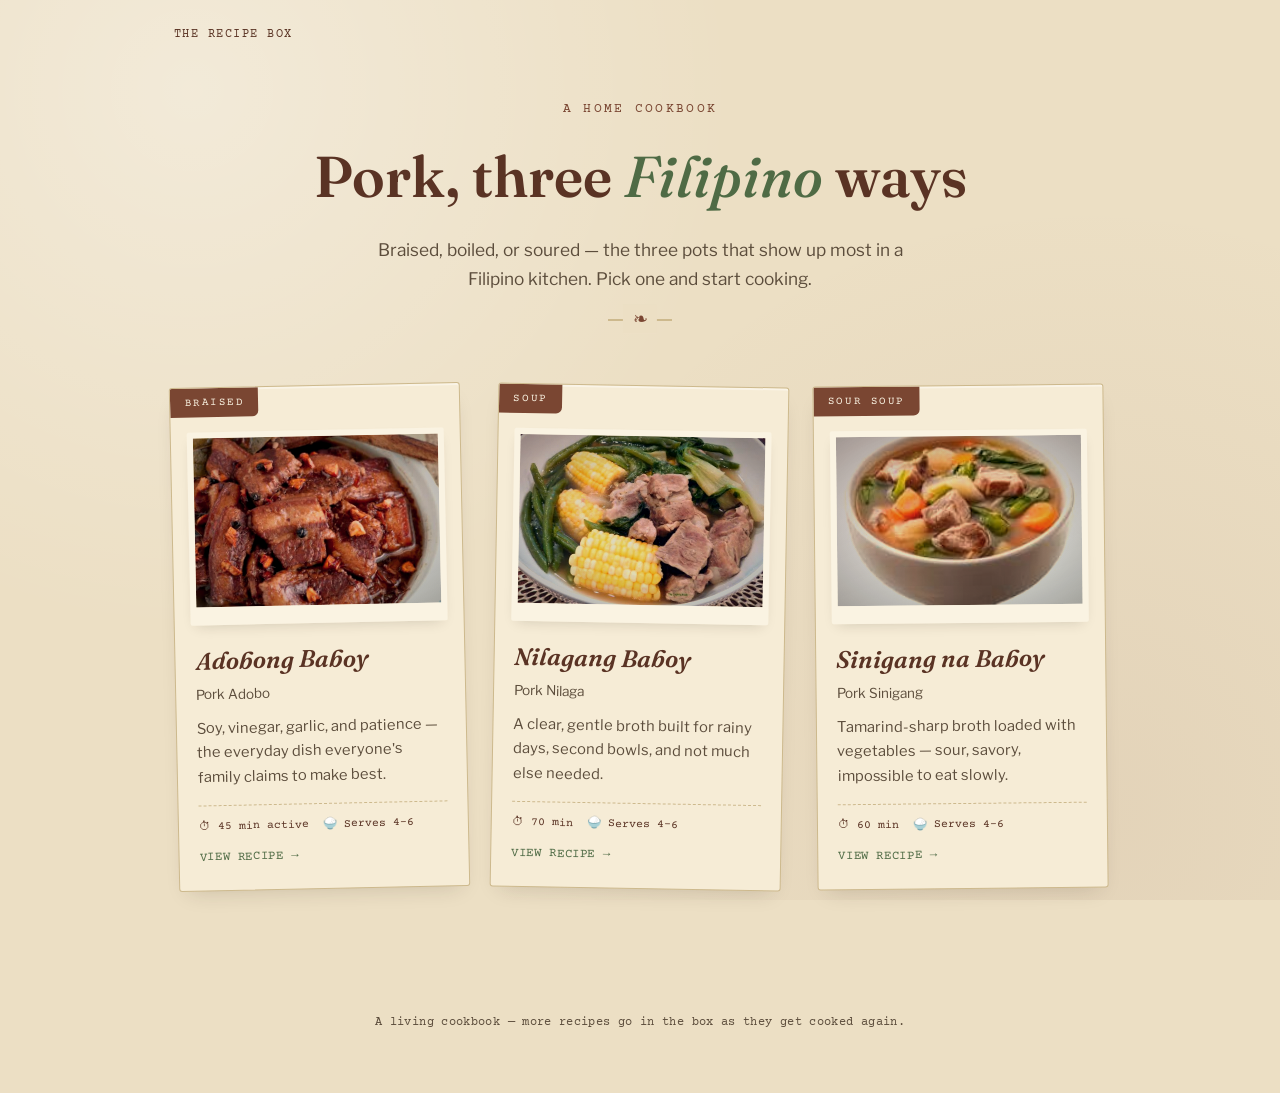
<file: index.html>
<!DOCTYPE html>
<html lang="en">
<head>
    <meta charset="UTF-8">
    <meta name="viewport" content="width=device-width, initial-scale=1.0">
    <title>The Recipe Box — Filipino Pork Recipes</title>
    <meta name="description" content="A small home cookbook of Filipino pork dishes: adobo, nilaga, and sinigang.">
    <link rel="stylesheet" href="style.css">
</head>
<body>
    <nav class="site-nav">
        <a class="mark" href="index.html">The Recipe Box</a>
    </nav>

    <header class="hero">
        <span class="eyebrow">A Home Cookbook</span>
        <h1>Pork, three <em>Filipino</em> ways</h1>
        <p class="lede">Braised, boiled, or soured — the three pots that show up most in a Filipino kitchen. Pick one and start cooking.</p>
        <div class="divider"></div>
    </header>

    <main>
        <div class="recipe-box">
            <a href="adobo.html" class="recipe-card">
                <span class="tab">Braised</span>
                <div class="thumb"><img src="adobo.jpeg" alt="A pot of glossy pork adobo simmering in dark soy-vinegar sauce"></div>
                <div class="card-body">
                    <h2>Adobong Baboy</h2>
                    <p class="subtitle">Pork Adobo</p>
                    <p class="teaser">Soy, vinegar, garlic, and patience — the everyday dish everyone's family claims to make best.</p>
                    <div class="meta">
                        <span>⏱ 45 min active</span>
                        <span>🍚 Serves 4–6</span>
                    </div>
                    <span class="go">View recipe</span>
                </div>
            </a>

            <a href="nilaga.html" class="recipe-card">
                <span class="tab">Soup</span>
                <div class="thumb"><img src="nilaga.jpeg" alt="A bowl of clear pork nilaga soup with cabbage and potatoes"></div>
                <div class="card-body">
                    <h2>Nilagang Baboy</h2>
                    <p class="subtitle">Pork Nilaga</p>
                    <p class="teaser">A clear, gentle broth built for rainy days, second bowls, and not much else needed.</p>
                    <div class="meta">
                        <span>⏱ 70 min</span>
                        <span>🍚 Serves 4–6</span>
                    </div>
                    <span class="go">View recipe</span>
                </div>
            </a>

            <a href="sinigang.html" class="recipe-card">
                <span class="tab">Sour Soup</span>
                <div class="thumb"><img src="sinigang.jpeg" alt="A pot of pork sinigang with radish, okra, and green vegetables in tamarind broth"></div>
                <div class="card-body">
                    <h2>Sinigang na Baboy</h2>
                    <p class="subtitle">Pork Sinigang</p>
                    <p class="teaser">Tamarind-sharp broth loaded with vegetables — sour, savory, impossible to eat slowly.</p>
                    <div class="meta">
                        <span>⏱ 60 min</span>
                        <span>🍚 Serves 4–6</span>
                    </div>
                    <span class="go">View recipe</span>
                </div>
            </a>
        </div>
    </main>

    <footer class="site-footer">
        <p>A living cookbook — more recipes go in the box as they get cooked again.</p>
    </footer>
</body>
</html>
</file>
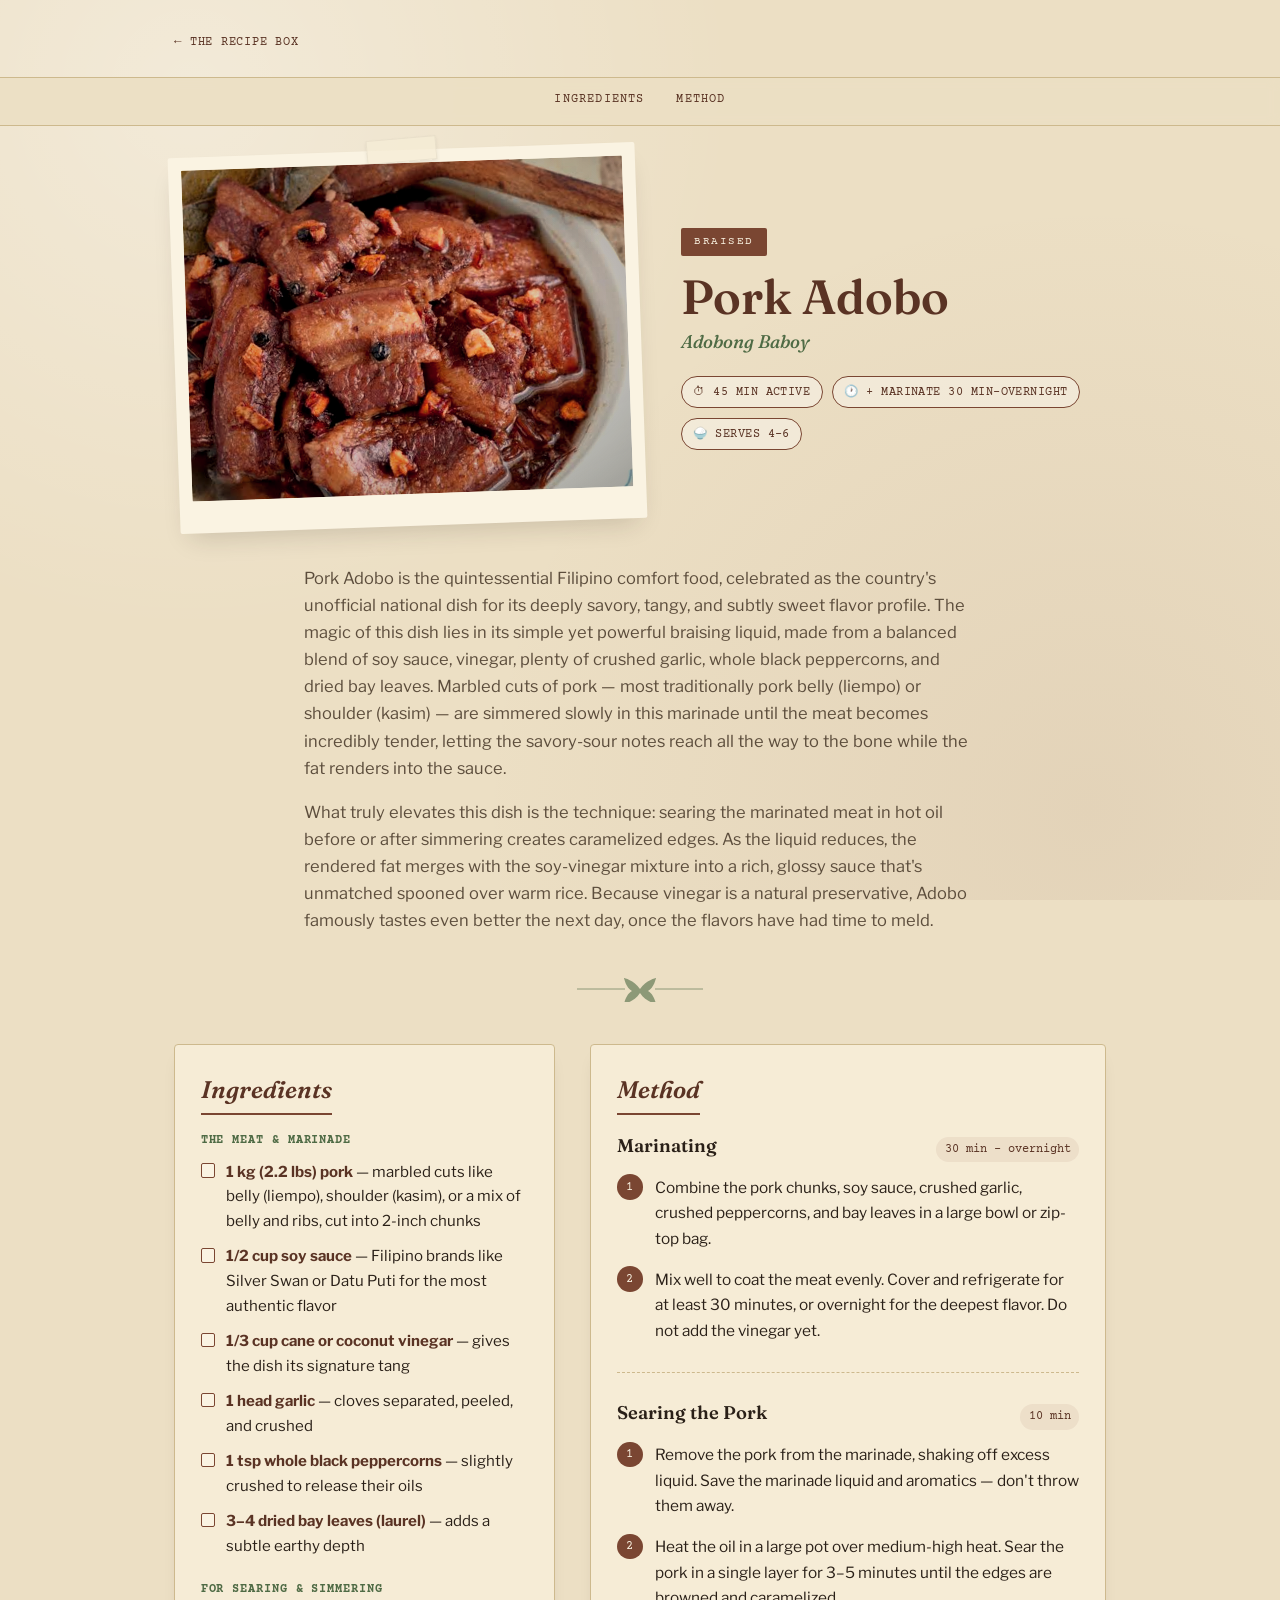
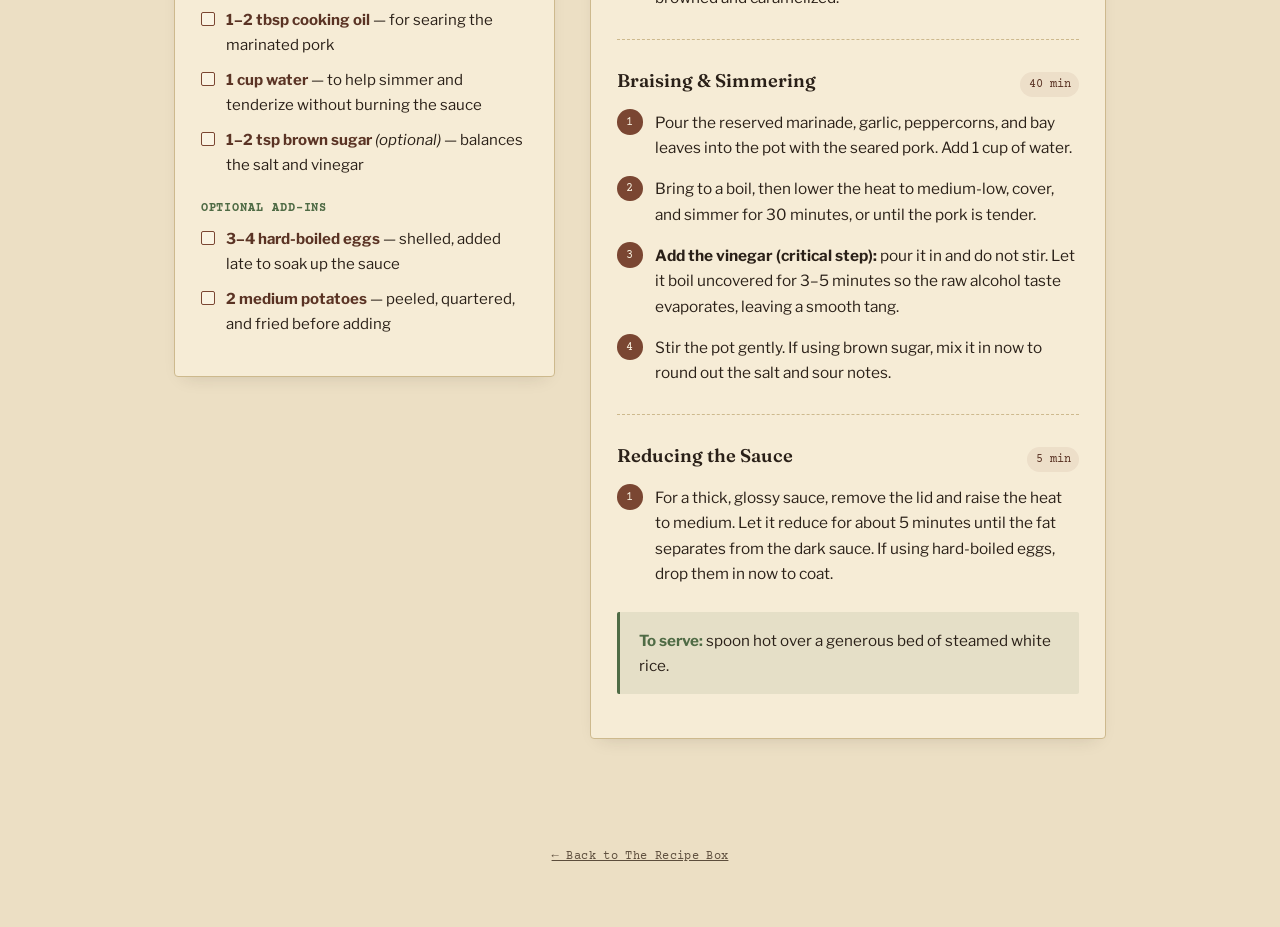
<file: adobo (1).html>
<!DOCTYPE html>
<html lang="en">
<head>
    <meta charset="UTF-8">
    <meta name="viewport" content="width=device-width, initial-scale=1.0">
    <title>Pork Adobo — The Recipe Box</title>
    <meta name="description" content="A step-by-step recipe for Filipino pork adobo, braised in soy sauce, vinegar, and garlic.">
    <link rel="stylesheet" href="style.css">
</head>
<body>
    <nav class="site-nav">
        <a class="back-link" href="index.html">← The Recipe Box</a>
    </nav>
    <nav class="quick-nav" aria-label="Jump to section">
        <a href="#ingredients">Ingredients</a>
        <a href="#method">Method</a>
    </nav>

    <section class="recipe-hero">
        <div class="polaroid">
            <div class="tape"></div>
            <div class="photo">
                <img src="adobo.jpeg" alt="A pot of glossy pork adobo simmering in dark soy-vinegar sauce">
            </div>
        </div>
        <div class="intro">
            <span class="tab">Braised</span>
            <h1>Pork Adobo</h1>
            <p class="native-name">Adobong Baboy</p>
            <div class="stamp-row">
                <span class="stamp">⏱ 45 min active</span>
                <span class="stamp">🕐 + marinate 30 min–overnight</span>
                <span class="stamp">🍚 Serves 4–6</span>
            </div>
        </div>
    </section>

    <section class="description">
        <p>Pork Adobo is the quintessential Filipino comfort food, celebrated as the country's unofficial national dish for its deeply savory, tangy, and subtly sweet flavor profile. The magic of this dish lies in its simple yet powerful braising liquid, made from a balanced blend of soy sauce, vinegar, plenty of crushed garlic, whole black peppercorns, and dried bay leaves. Marbled cuts of pork — most traditionally pork belly (liempo) or shoulder (kasim) — are simmered slowly in this marinade until the meat becomes incredibly tender, letting the savory-sour notes reach all the way to the bone while the fat renders into the sauce.</p>
        <p>What truly elevates this dish is the technique: searing the marinated meat in hot oil before or after simmering creates caramelized edges. As the liquid reduces, the rendered fat merges with the soy-vinegar mixture into a rich, glossy sauce that's unmatched spooned over warm rice. Because vinegar is a natural preservative, Adobo famously tastes even better the next day, once the flavors have had time to meld.</p>
    </section>

    <div class="leaf-divider" aria-hidden="true">
        <svg viewBox="0 0 130 26" fill="none" xmlns="http://www.w3.org/2000/svg">
            <path d="M2 13 H50" stroke="currentColor" stroke-width="1"/>
            <path d="M80 13 H128" stroke="currentColor" stroke-width="1"/>
            <path d="M65 13c-6-9-16-11-16-11s2 10 8 13c-6 3-8 13-8 13s10-2 16-11c6 9 16 11 16 11s-2-10-8-13c6-3 8-13 8-13s-10 2-16 11z" fill="currentColor"/>
        </svg>
    </div>

    <section class="recipe-body">
        <div class="panel ingredients" id="ingredients">
            <h2>Ingredients</h2>

            <div class="ing-group">
                <h3>The Meat &amp; Marinade</h3>
                <ul>
                    <li><b>1 kg (2.2 lbs) pork</b> — marbled cuts like belly (liempo), shoulder (kasim), or a mix of belly and ribs, cut into 2-inch chunks</li>
                    <li><b>1/2 cup soy sauce</b> — Filipino brands like Silver Swan or Datu Puti for the most authentic flavor</li>
                    <li><b>1/3 cup cane or coconut vinegar</b> — gives the dish its signature tang</li>
                    <li><b>1 head garlic</b> — cloves separated, peeled, and crushed</li>
                    <li><b>1 tsp whole black peppercorns</b> — slightly crushed to release their oils</li>
                    <li><b>3–4 dried bay leaves (laurel)</b> — adds a subtle earthy depth</li>
                </ul>
            </div>

            <div class="ing-group">
                <h3>For Searing &amp; Simmering</h3>
                <ul>
                    <li><b>1–2 tbsp cooking oil</b> — for searing the marinated pork</li>
                    <li><b>1 cup water</b> — to help simmer and tenderize without burning the sauce</li>
                    <li><b>1–2 tsp brown sugar</b> <i>(optional)</i> — balances the salt and vinegar</li>
                </ul>
            </div>

            <div class="ing-group">
                <h3>Optional Add-ins</h3>
                <ul>
                    <li><b>3–4 hard-boiled eggs</b> — shelled, added late to soak up the sauce</li>
                    <li><b>2 medium potatoes</b> — peeled, quartered, and fried before adding</li>
                </ul>
            </div>
        </div>

        <div class="panel steps" id="method">
            <h2>Method</h2>

            <div class="phase">
                <div class="phase-head">
                    <h3>Marinating</h3>
                    <span class="time">30 min – overnight</span>
                </div>
                <ol>
                    <li>Combine the pork chunks, soy sauce, crushed garlic, crushed peppercorns, and bay leaves in a large bowl or zip-top bag.</li>
                    <li>Mix well to coat the meat evenly. Cover and refrigerate for at least 30 minutes, or overnight for the deepest flavor. Do not add the vinegar yet.</li>
                </ol>
            </div>

            <div class="phase">
                <div class="phase-head">
                    <h3>Searing the Pork</h3>
                    <span class="time">10 min</span>
                </div>
                <ol>
                    <li>Remove the pork from the marinade, shaking off excess liquid. Save the marinade liquid and aromatics — don't throw them away.</li>
                    <li>Heat the oil in a large pot over medium-high heat. Sear the pork in a single layer for 3–5 minutes until the edges are browned and caramelized.</li>
                </ol>
            </div>

            <div class="phase">
                <div class="phase-head">
                    <h3>Braising &amp; Simmering</h3>
                    <span class="time">40 min</span>
                </div>
                <ol>
                    <li>Pour the reserved marinade, garlic, peppercorns, and bay leaves into the pot with the seared pork. Add 1 cup of water.</li>
                    <li>Bring to a boil, then lower the heat to medium-low, cover, and simmer for 30 minutes, or until the pork is tender.</li>
                    <li><b>Add the vinegar (critical step):</b> pour it in and do not stir. Let it boil uncovered for 3–5 minutes so the raw alcohol taste evaporates, leaving a smooth tang.</li>
                    <li>Stir the pot gently. If using brown sugar, mix it in now to round out the salt and sour notes.</li>
                </ol>
            </div>

            <div class="phase">
                <div class="phase-head">
                    <h3>Reducing the Sauce</h3>
                    <span class="time">5 min</span>
                </div>
                <ol>
                    <li>For a thick, glossy sauce, remove the lid and raise the heat to medium. Let it reduce for about 5 minutes until the fat separates from the dark sauce. If using hard-boiled eggs, drop them in now to coat.</li>
                </ol>
            </div>

            <p class="serve-note"><b>To serve:</b> spoon hot over a generous bed of steamed white rice.</p>
        </div>
    </section>

    <footer class="site-footer">
        <p><a href="index.html">← Back to The Recipe Box</a></p>
    </footer>
</body>
</html>
</file>
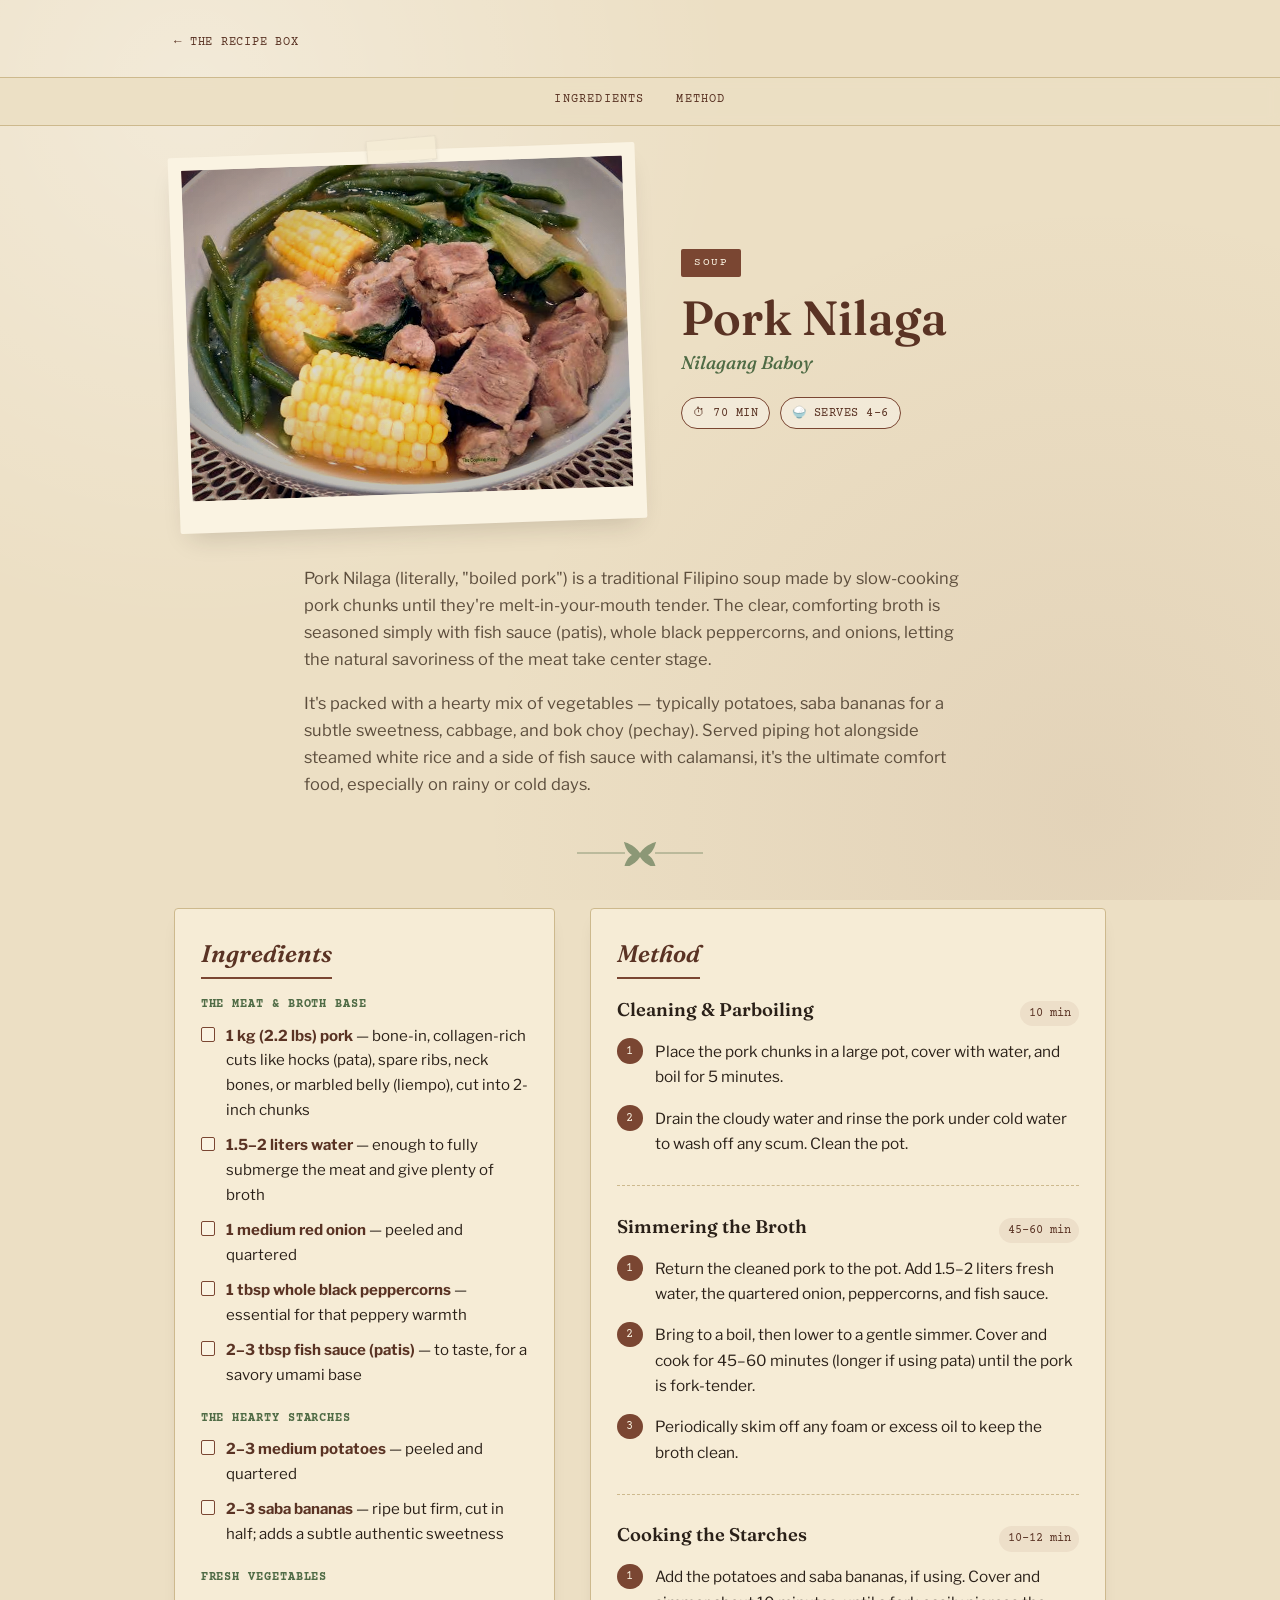
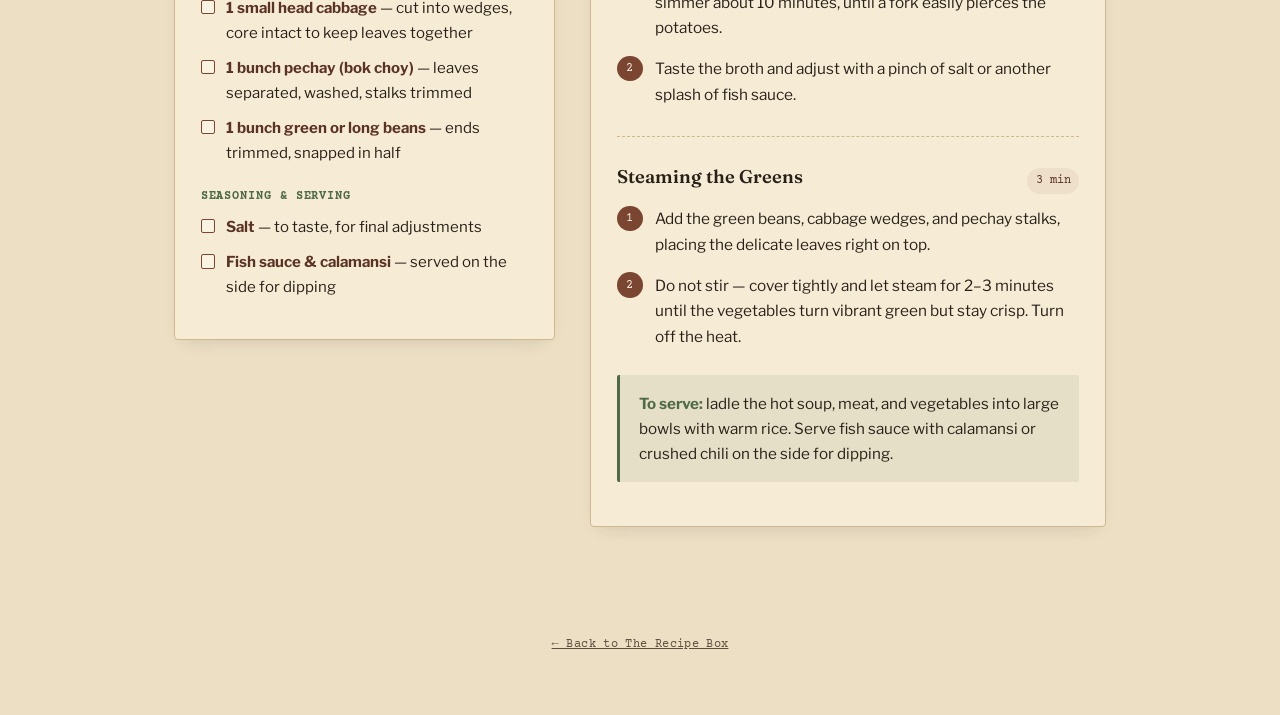
<file: nilaga (1).html>
<!DOCTYPE html>
<html lang="en">
<head>
    <meta charset="UTF-8">
    <meta name="viewport" content="width=device-width, initial-scale=1.0">
    <title>Pork Nilaga — The Recipe Box</title>
    <meta name="description" content="A step-by-step recipe for Filipino pork nilaga, a clear comforting soup with vegetables.">
    <link rel="stylesheet" href="style.css">
</head>
<body>
    <nav class="site-nav">
        <a class="back-link" href="index.html">← The Recipe Box</a>
    </nav>
    <nav class="quick-nav" aria-label="Jump to section">
        <a href="#ingredients">Ingredients</a>
        <a href="#method">Method</a>
    </nav>

    <section class="recipe-hero">
        <div class="polaroid">
            <div class="tape"></div>
            <div class="photo">
                <img src="nilaga.jpeg" alt="A bowl of clear pork nilaga soup with cabbage and potatoes">
            </div>
        </div>
        <div class="intro">
            <span class="tab">Soup</span>
            <h1>Pork Nilaga</h1>
            <p class="native-name">Nilagang Baboy</p>
            <div class="stamp-row">
                <span class="stamp">⏱ 70 min</span>
                <span class="stamp">🍚 Serves 4–6</span>
            </div>
        </div>
    </section>

    <section class="description">
        <p>Pork Nilaga (literally, "boiled pork") is a traditional Filipino soup made by slow-cooking pork chunks until they're melt-in-your-mouth tender. The clear, comforting broth is seasoned simply with fish sauce (patis), whole black peppercorns, and onions, letting the natural savoriness of the meat take center stage.</p>
        <p>It's packed with a hearty mix of vegetables — typically potatoes, saba bananas for a subtle sweetness, cabbage, and bok choy (pechay). Served piping hot alongside steamed white rice and a side of fish sauce with calamansi, it's the ultimate comfort food, especially on rainy or cold days.</p>
    </section>

    <div class="leaf-divider" aria-hidden="true">
        <svg viewBox="0 0 130 26" fill="none" xmlns="http://www.w3.org/2000/svg">
            <path d="M2 13 H50" stroke="currentColor" stroke-width="1"/>
            <path d="M80 13 H128" stroke="currentColor" stroke-width="1"/>
            <path d="M65 13c-6-9-16-11-16-11s2 10 8 13c-6 3-8 13-8 13s10-2 16-11c6 9 16 11 16 11s-2-10-8-13c6-3 8-13 8-13s-10 2-16 11z" fill="currentColor"/>
        </svg>
    </div>

    <section class="recipe-body">
        <div class="panel ingredients" id="ingredients">
            <h2>Ingredients</h2>

            <div class="ing-group">
                <h3>The Meat &amp; Broth Base</h3>
                <ul>
                    <li><b>1 kg (2.2 lbs) pork</b> — bone-in, collagen-rich cuts like hocks (pata), spare ribs, neck bones, or marbled belly (liempo), cut into 2-inch chunks</li>
                    <li><b>1.5–2 liters water</b> — enough to fully submerge the meat and give plenty of broth</li>
                    <li><b>1 medium red onion</b> — peeled and quartered</li>
                    <li><b>1 tbsp whole black peppercorns</b> — essential for that peppery warmth</li>
                    <li><b>2–3 tbsp fish sauce (patis)</b> — to taste, for a savory umami base</li>
                </ul>
            </div>

            <div class="ing-group">
                <h3>The Hearty Starches</h3>
                <ul>
                    <li><b>2–3 medium potatoes</b> — peeled and quartered</li>
                    <li><b>2–3 saba bananas</b> — ripe but firm, cut in half; adds a subtle authentic sweetness</li>
                </ul>
            </div>

            <div class="ing-group">
                <h3>Fresh Vegetables</h3>
                <ul>
                    <li><b>1 small head cabbage</b> — cut into wedges, core intact to keep leaves together</li>
                    <li><b>1 bunch pechay (bok choy)</b> — leaves separated, washed, stalks trimmed</li>
                    <li><b>1 bunch green or long beans</b> — ends trimmed, snapped in half</li>
                </ul>
            </div>

            <div class="ing-group">
                <h3>Seasoning &amp; Serving</h3>
                <ul>
                    <li><b>Salt</b> — to taste, for final adjustments</li>
                    <li><b>Fish sauce &amp; calamansi</b> — served on the side for dipping</li>
                </ul>
            </div>
        </div>

        <div class="panel steps" id="method">
            <h2>Method</h2>

            <div class="phase">
                <div class="phase-head">
                    <h3>Cleaning &amp; Parboiling</h3>
                    <span class="time">10 min</span>
                </div>
                <ol>
                    <li>Place the pork chunks in a large pot, cover with water, and boil for 5 minutes.</li>
                    <li>Drain the cloudy water and rinse the pork under cold water to wash off any scum. Clean the pot.</li>
                </ol>
            </div>

            <div class="phase">
                <div class="phase-head">
                    <h3>Simmering the Broth</h3>
                    <span class="time">45–60 min</span>
                </div>
                <ol>
                    <li>Return the cleaned pork to the pot. Add 1.5–2 liters fresh water, the quartered onion, peppercorns, and fish sauce.</li>
                    <li>Bring to a boil, then lower to a gentle simmer. Cover and cook for 45–60 minutes (longer if using pata) until the pork is fork-tender.</li>
                    <li>Periodically skim off any foam or excess oil to keep the broth clean.</li>
                </ol>
            </div>

            <div class="phase">
                <div class="phase-head">
                    <h3>Cooking the Starches</h3>
                    <span class="time">10–12 min</span>
                </div>
                <ol>
                    <li>Add the potatoes and saba bananas, if using. Cover and simmer about 10 minutes, until a fork easily pierces the potatoes.</li>
                    <li>Taste the broth and adjust with a pinch of salt or another splash of fish sauce.</li>
                </ol>
            </div>

            <div class="phase">
                <div class="phase-head">
                    <h3>Steaming the Greens</h3>
                    <span class="time">3 min</span>
                </div>
                <ol>
                    <li>Add the green beans, cabbage wedges, and pechay stalks, placing the delicate leaves right on top.</li>
                    <li>Do not stir — cover tightly and let steam for 2–3 minutes until the vegetables turn vibrant green but stay crisp. Turn off the heat.</li>
                </ol>
            </div>

            <p class="serve-note"><b>To serve:</b> ladle the hot soup, meat, and vegetables into large bowls with warm rice. Serve fish sauce with calamansi or crushed chili on the side for dipping.</p>
        </div>
    </section>

    <footer class="site-footer">
        <p><a href="index.html">← Back to The Recipe Box</a></p>
    </footer>
</body>
</html>
</file>
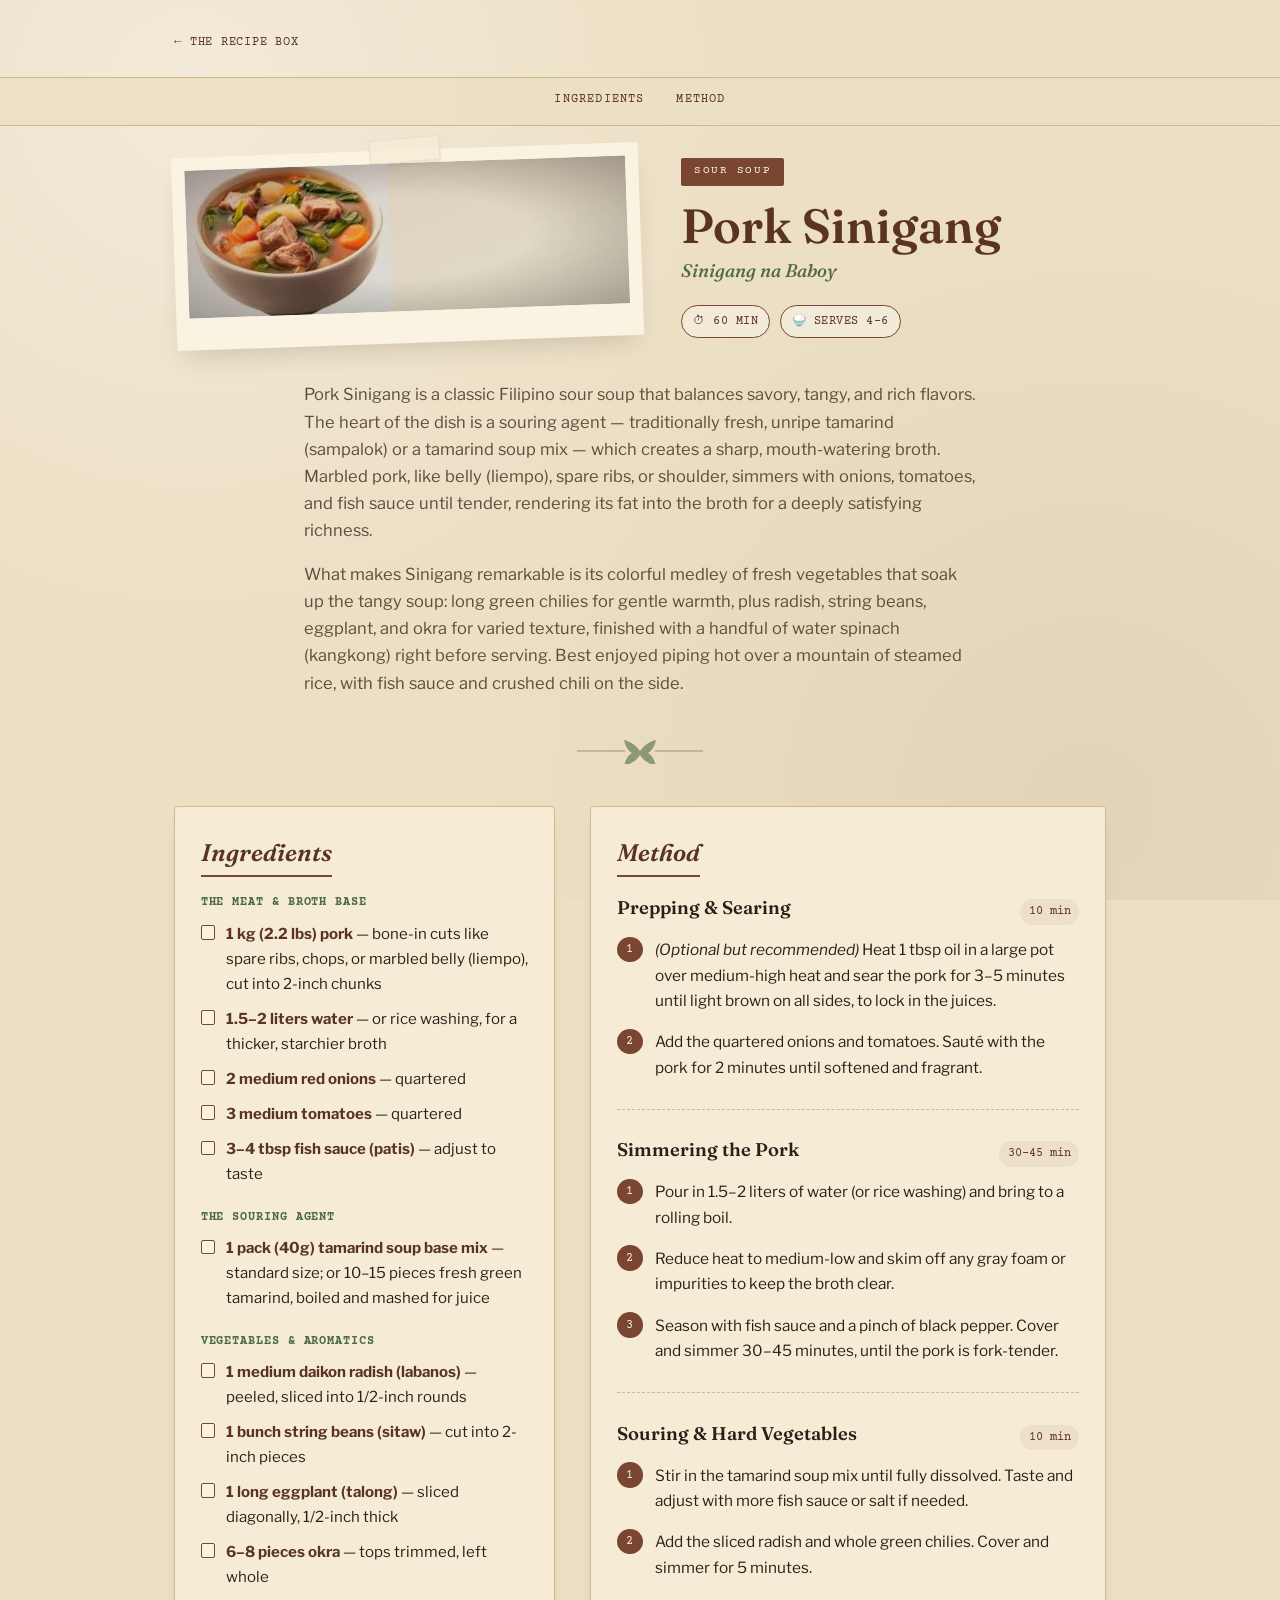
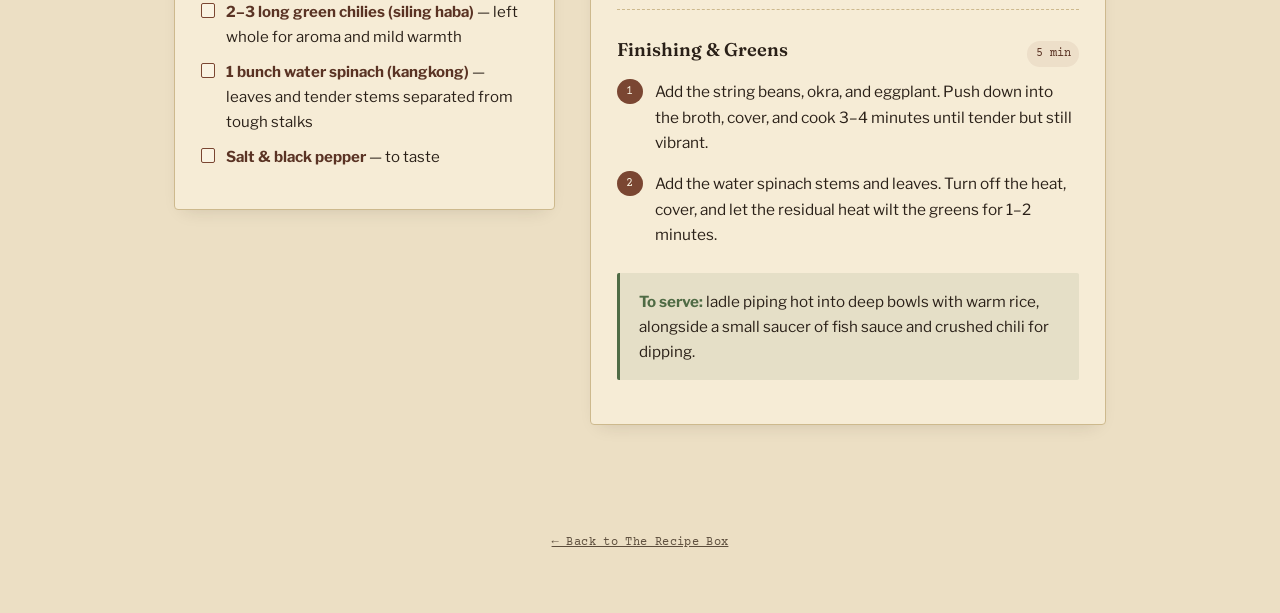
<file: sinigang (1).html>
<!DOCTYPE html>
<html lang="en">
<head>
    <meta charset="UTF-8">
    <meta name="viewport" content="width=device-width, initial-scale=1.0">
    <title>Pork Sinigang — The Recipe Box</title>
    <meta name="description" content="A step-by-step recipe for Filipino pork sinigang, a tamarind sour soup with vegetables.">
    <link rel="stylesheet" href="style.css">
</head>
<body>
    <nav class="site-nav">
        <a class="back-link" href="index.html">← The Recipe Box</a>
    </nav>
    <nav class="quick-nav" aria-label="Jump to section">
        <a href="#ingredients">Ingredients</a>
        <a href="#method">Method</a>
    </nav>

    <section class="recipe-hero">
        <div class="polaroid">
            <div class="tape"></div>
            <div class="photo">
                <img src="sinigang.jpeg" alt="A pot of pork sinigang with radish, okra, and green vegetables in tamarind broth">
            </div>
        </div>
        <div class="intro">
            <span class="tab">Sour Soup</span>
            <h1>Pork Sinigang</h1>
            <p class="native-name">Sinigang na Baboy</p>
            <div class="stamp-row">
                <span class="stamp">⏱ 60 min</span>
                <span class="stamp">🍚 Serves 4–6</span>
            </div>
        </div>
    </section>

    <section class="description">
        <p>Pork Sinigang is a classic Filipino sour soup that balances savory, tangy, and rich flavors. The heart of the dish is a souring agent — traditionally fresh, unripe tamarind (sampalok) or a tamarind soup mix — which creates a sharp, mouth-watering broth. Marbled pork, like belly (liempo), spare ribs, or shoulder, simmers with onions, tomatoes, and fish sauce until tender, rendering its fat into the broth for a deeply satisfying richness.</p>
        <p>What makes Sinigang remarkable is its colorful medley of fresh vegetables that soak up the tangy soup: long green chilies for gentle warmth, plus radish, string beans, eggplant, and okra for varied texture, finished with a handful of water spinach (kangkong) right before serving. Best enjoyed piping hot over a mountain of steamed rice, with fish sauce and crushed chili on the side.</p>
    </section>

    <div class="leaf-divider" aria-hidden="true">
        <svg viewBox="0 0 130 26" fill="none" xmlns="http://www.w3.org/2000/svg">
            <path d="M2 13 H50" stroke="currentColor" stroke-width="1"/>
            <path d="M80 13 H128" stroke="currentColor" stroke-width="1"/>
            <path d="M65 13c-6-9-16-11-16-11s2 10 8 13c-6 3-8 13-8 13s10-2 16-11c6 9 16 11 16 11s-2-10-8-13c6-3 8-13 8-13s-10 2-16 11z" fill="currentColor"/>
        </svg>
    </div>

    <section class="recipe-body">
        <div class="panel ingredients" id="ingredients">
            <h2>Ingredients</h2>

            <div class="ing-group">
                <h3>The Meat &amp; Broth Base</h3>
                <ul>
                    <li><b>1 kg (2.2 lbs) pork</b> — bone-in cuts like spare ribs, chops, or marbled belly (liempo), cut into 2-inch chunks</li>
                    <li><b>1.5–2 liters water</b> — or rice washing, for a thicker, starchier broth</li>
                    <li><b>2 medium red onions</b> — quartered</li>
                    <li><b>3 medium tomatoes</b> — quartered</li>
                    <li><b>3–4 tbsp fish sauce (patis)</b> — adjust to taste</li>
                </ul>
            </div>

            <div class="ing-group">
                <h3>The Souring Agent</h3>
                <ul>
                    <li><b>1 pack (40g) tamarind soup base mix</b> — standard size; or 10–15 pieces fresh green tamarind, boiled and mashed for juice</li>
                </ul>
            </div>

            <div class="ing-group">
                <h3>Vegetables &amp; Aromatics</h3>
                <ul>
                    <li><b>1 medium daikon radish (labanos)</b> — peeled, sliced into 1/2-inch rounds</li>
                    <li><b>1 bunch string beans (sitaw)</b> — cut into 2-inch pieces</li>
                    <li><b>1 long eggplant (talong)</b> — sliced diagonally, 1/2-inch thick</li>
                    <li><b>6–8 pieces okra</b> — tops trimmed, left whole</li>
                    <li><b>2–3 long green chilies (siling haba)</b> — left whole for aroma and mild warmth</li>
                    <li><b>1 bunch water spinach (kangkong)</b> — leaves and tender stems separated from tough stalks</li>
                    <li><b>Salt &amp; black pepper</b> — to taste</li>
                </ul>
            </div>
        </div>

        <div class="panel steps" id="method">
            <h2>Method</h2>

            <div class="phase">
                <div class="phase-head">
                    <h3>Prepping &amp; Searing</h3>
                    <span class="time">10 min</span>
                </div>
                <ol>
                    <li><i>(Optional but recommended)</i> Heat 1 tbsp oil in a large pot over medium-high heat and sear the pork for 3–5 minutes until light brown on all sides, to lock in the juices.</li>
                    <li>Add the quartered onions and tomatoes. Sauté with the pork for 2 minutes until softened and fragrant.</li>
                </ol>
            </div>

            <div class="phase">
                <div class="phase-head">
                    <h3>Simmering the Pork</h3>
                    <span class="time">30–45 min</span>
                </div>
                <ol>
                    <li>Pour in 1.5–2 liters of water (or rice washing) and bring to a rolling boil.</li>
                    <li>Reduce heat to medium-low and skim off any gray foam or impurities to keep the broth clear.</li>
                    <li>Season with fish sauce and a pinch of black pepper. Cover and simmer 30–45 minutes, until the pork is fork-tender.</li>
                </ol>
            </div>

            <div class="phase">
                <div class="phase-head">
                    <h3>Souring &amp; Hard Vegetables</h3>
                    <span class="time">10 min</span>
                </div>
                <ol>
                    <li>Stir in the tamarind soup mix until fully dissolved. Taste and adjust with more fish sauce or salt if needed.</li>
                    <li>Add the sliced radish and whole green chilies. Cover and simmer for 5 minutes.</li>
                </ol>
            </div>

            <div class="phase">
                <div class="phase-head">
                    <h3>Finishing &amp; Greens</h3>
                    <span class="time">5 min</span>
                </div>
                <ol>
                    <li>Add the string beans, okra, and eggplant. Push down into the broth, cover, and cook 3–4 minutes until tender but still vibrant.</li>
                    <li>Add the water spinach stems and leaves. Turn off the heat, cover, and let the residual heat wilt the greens for 1–2 minutes.</li>
                </ol>
            </div>

            <p class="serve-note"><b>To serve:</b> ladle piping hot into deep bowls with warm rice, alongside a small saucer of fish sauce and crushed chili for dipping.</p>
        </div>
    </section>

    <footer class="site-footer">
        <p><a href="index.html">← Back to The Recipe Box</a></p>
    </footer>
</body>
</html>
</file>
<file: style.css>
@import url('https://fonts.googleapis.com/css2?family=Fraunces:ital,opsz,wght@0,9..144,400;0,9..144,600;0,9..144,700;1,9..144,500;1,9..144,600&family=Libre+Franklin:wght@400;500;600;700&family=Courier+Prime:wght@400;700&display=swap');

/* ---------------------------------------------
   Tokens
--------------------------------------------- */
:root {
  --paper: #ecdfc4;
  --paper-light: #faf3e2;
  --paper-card: #f6ecd6;
  --ink: #2a2018;
  --ink-soft: #5c4d3c;
  --brown: #7a4632;
  --brown-dark: #5a3324;
  --green: #4f6b45;
  --red: #b23a2e;
  --line: #cdb98d;
  --shadow: rgba(42, 32, 24, 0.18);

  --font-display: 'Fraunces', serif;
  --font-body: 'Libre Franklin', sans-serif;
  --font-label: 'Courier Prime', monospace;
}

* {
  box-sizing: border-box;
}

html {
  scroll-behavior: smooth;
}

body {
  margin: 0;
  font-family: var(--font-body);
  color: var(--ink);
  background-color: var(--paper);
  background-image:
    radial-gradient(circle at 15% 10%, rgba(255,255,255,0.35), transparent 40%),
    radial-gradient(circle at 85% 90%, rgba(122,70,50,0.08), transparent 45%);
  background-attachment: fixed;
  line-height: 1.65;
}

a {
  color: inherit;
}

img {
  max-width: 100%;
  display: block;
}

/* ---------------------------------------------
   Top nav
--------------------------------------------- */
.site-nav {
  display: flex;
  align-items: center;
  justify-content: space-between;
  max-width: 980px;
  margin: 0 auto;
  padding: 1.5rem 1.5rem 0;
}

.site-nav .mark {
  font-family: var(--font-label);
  font-size: 0.78rem;
  letter-spacing: 0.12em;
  text-transform: uppercase;
  color: var(--brown-dark);
  text-decoration: none;
  border-bottom: 1px solid transparent;
}

.site-nav .mark:hover {
  border-bottom-color: var(--brown-dark);
}

.back-link {
  display: inline-flex;
  align-items: center;
  gap: 0.4rem;
  font-family: var(--font-label);
  font-size: 0.78rem;
  letter-spacing: 0.06em;
  text-transform: uppercase;
  text-decoration: none;
  color: var(--brown-dark);
  padding: 0.5rem 0;
}

.back-link:hover {
  text-decoration: underline;
}

.quick-nav {
  position: sticky;
  top: 0;
  z-index: 20;
  display: flex;
  justify-content: center;
  gap: 2rem;
  margin-top: 1rem;
  padding: 0.75rem 1rem;
  background: rgba(236, 223, 196, 0.9);
  backdrop-filter: blur(6px);
  -webkit-backdrop-filter: blur(6px);
  border-top: 1px solid var(--line);
  border-bottom: 1px solid var(--line);
}

.quick-nav a {
  font-family: var(--font-label);
  font-size: 0.74rem;
  letter-spacing: 0.1em;
  text-transform: uppercase;
  text-decoration: none;
  color: var(--brown-dark);
  padding-bottom: 3px;
  border-bottom: 1px solid transparent;
}

.quick-nav a:hover,
.quick-nav a:focus-visible {
  border-bottom-color: var(--brown-dark);
}

.leaf-divider {
  display: flex;
  justify-content: center;
  margin: 2.6rem auto 0;
  max-width: 980px;
  opacity: 0.6;
  color: var(--green);
}

.leaf-divider svg {
  width: 130px;
  height: 26px;
}

/* ---------------------------------------------
   Hero (index page)
--------------------------------------------- */
.hero {
  max-width: 980px;
  margin: 0 auto;
  padding: 3rem 1.5rem 2rem;
  text-align: center;
}

.hero .eyebrow {
  font-family: var(--font-label);
  font-size: 0.8rem;
  letter-spacing: 0.18em;
  text-transform: uppercase;
  color: var(--brown);
  display: inline-block;
  padding-bottom: 0.6rem;
}

.hero h1 {
  font-family: var(--font-display);
  font-optical-sizing: auto;
  font-weight: 600;
  font-size: clamp(2.4rem, 5vw, 3.6rem);
  margin: 0 0 0.75rem;
  color: var(--brown-dark);
}

.hero h1 em {
  font-style: italic;
  font-weight: 500;
  color: var(--green);
}

.hero p.lede {
  max-width: 46ch;
  margin: 0 auto;
  font-size: 1.08rem;
  color: var(--ink-soft);
}

.hero .divider {
  width: 64px;
  height: 2px;
  background: var(--line);
  margin: 1.6rem auto 0;
  position: relative;
}

.hero .divider::before {
  content: '❧';
  position: absolute;
  left: 50%;
  top: 50%;
  transform: translate(-50%, -55%);
  background: var(--paper);
  padding: 0 0.6rem;
  color: var(--brown);
  font-size: 1.1rem;
}

/* ---------------------------------------------
   Recipe box grid (index page)
--------------------------------------------- */
main {
  max-width: 980px;
  margin: 0 auto;
  padding: 1rem 1.5rem 5rem;
}

.recipe-box {
  display: grid;
  grid-template-columns: repeat(auto-fit, minmax(240px, 1fr));
  gap: 2.2rem 1.8rem;
  padding-top: 1rem;
}

.recipe-card {
  --tilt: -1.2deg;
  display: flex;
  flex-direction: column;
  background: var(--paper-card);
  border-radius: 3px;
  text-decoration: none;
  color: var(--ink);
  box-shadow: 0 10px 22px -10px var(--shadow), 0 2px 0 rgba(255,255,255,0.4) inset;
  border: 1px solid var(--line);
  transform: rotate(var(--tilt));
  transition: transform 0.25s ease, box-shadow 0.25s ease;
  position: relative;
  overflow: hidden;
}

.recipe-card:nth-child(2) { --tilt: 1deg; }
.recipe-card:nth-child(3) { --tilt: -0.6deg; }

.recipe-card:hover,
.recipe-card:focus-visible {
  transform: rotate(0deg) translateY(-6px);
  box-shadow: 0 20px 30px -12px var(--shadow), 0 2px 0 rgba(255,255,255,0.4) inset;
}

.recipe-card .tab {
  font-family: var(--font-label);
  font-size: 0.68rem;
  letter-spacing: 0.14em;
  text-transform: uppercase;
  color: var(--paper-light);
  background: var(--brown);
  padding: 0.35rem 0.9rem;
  align-self: flex-start;
  border-radius: 0 0 6px 0;
}

.recipe-card .thumb {
  aspect-ratio: 4 / 3;
  overflow: hidden;
  margin: 0 1rem;
  margin-top: 0.9rem;
  border-radius: 2px;
  box-shadow: 0 6px 14px -6px var(--shadow);
  border: 6px solid var(--paper-light);
  border-bottom-width: 18px;
  position: relative;
}

.recipe-card .thumb img {
  width: 100%;
  height: 100%;
  object-fit: cover;
  filter: sepia(0.2) saturate(1.3) contrast(1.08) brightness(0.96) hue-rotate(-8deg);
}

.recipe-card .thumb::after {
  content: '';
  position: absolute;
  inset: 0;
  background:
    radial-gradient(ellipse at center, transparent 45%, rgba(42, 32, 24, 0.32) 100%),
    linear-gradient(160deg, rgba(122, 70, 50, 0.22), rgba(79, 107, 69, 0.14));
  mix-blend-mode: multiply;
  pointer-events: none;
}

.recipe-card .card-body {
  padding: 1rem 1.25rem 1.4rem;
  flex: 1;
  display: flex;
  flex-direction: column;
}

.recipe-card h2 {
  font-family: var(--font-display);
  font-style: italic;
  font-weight: 600;
  font-size: 1.5rem;
  margin: 0 0 0.15rem;
  color: var(--brown-dark);
}

.recipe-card .subtitle {
  font-size: 0.85rem;
  color: var(--ink-soft);
  margin: 0 0 0.7rem;
}

.recipe-card .teaser {
  font-size: 0.92rem;
  color: var(--ink-soft);
  margin: 0 0 1rem;
  flex: 1;
}

.recipe-card .meta {
  display: flex;
  gap: 0.9rem;
  font-family: var(--font-label);
  font-size: 0.72rem;
  color: var(--brown-dark);
  border-top: 1px dashed var(--line);
  padding-top: 0.7rem;
  margin-bottom: 0.7rem;
}

.recipe-card .go {
  font-family: var(--font-label);
  font-size: 0.78rem;
  letter-spacing: 0.05em;
  text-transform: uppercase;
  color: var(--green);
}

.recipe-card .go::after {
  content: ' →';
}

/* ---------------------------------------------
   Footer
--------------------------------------------- */
.site-footer {
  max-width: 980px;
  margin: 0 auto;
  padding: 2rem 1.5rem 3rem;
  text-align: center;
  font-family: var(--font-label);
  font-size: 0.75rem;
  color: var(--ink-soft);
  letter-spacing: 0.03em;
}

/* ---------------------------------------------
   Recipe detail page
--------------------------------------------- */
.recipe-hero {
  max-width: 980px;
  margin: 0 auto;
  padding: 1.5rem 1.5rem 0;
  display: grid;
  grid-template-columns: 1.1fr 1fr;
  gap: 2.5rem;
  align-items: center;
}

.recipe-hero .polaroid {
  background: var(--paper-light);
  padding: 0.8rem 0.8rem 2rem;
  box-shadow: 0 14px 26px -10px var(--shadow);
  transform: rotate(-2deg);
  border-radius: 2px;
  position: relative;
}

.recipe-hero .polaroid .photo {
  position: relative;
  overflow: hidden;
  border-radius: 1px;
}

.recipe-hero .polaroid img {
  aspect-ratio: 4/3;
  object-fit: cover;
  display: block;
  filter: sepia(0.2) saturate(1.3) contrast(1.08) brightness(0.96) hue-rotate(-8deg);
}

.recipe-hero .polaroid .photo::after {
  content: '';
  position: absolute;
  inset: 0;
  background:
    radial-gradient(ellipse at center, transparent 40%, rgba(42, 32, 24, 0.34) 100%),
    linear-gradient(160deg, rgba(122, 70, 50, 0.22), rgba(79, 107, 69, 0.14));
  mix-blend-mode: multiply;
  pointer-events: none;
}

.recipe-hero .polaroid .tape {
  position: absolute;
  width: 70px;
  height: 24px;
  background: rgba(246, 236, 214, 0.75);
  border: 1px solid rgba(0,0,0,0.05);
  top: -12px;
  left: 50%;
  transform: translateX(-50%) rotate(-3deg);
  box-shadow: 0 2px 4px rgba(0,0,0,0.08);
}

.recipe-hero .intro .tab {
  font-family: var(--font-label);
  font-size: 0.7rem;
  letter-spacing: 0.14em;
  text-transform: uppercase;
  color: var(--paper-light);
  background: var(--brown);
  padding: 0.3rem 0.8rem;
  border-radius: 2px;
  display: inline-block;
  margin-bottom: 0.9rem;
}

.recipe-hero h1 {
  font-family: var(--font-display);
  font-weight: 600;
  font-size: clamp(2.1rem, 4.4vw, 3rem);
  margin: 0 0 0.25rem;
  color: var(--brown-dark);
  line-height: 1.08;
}

.recipe-hero .native-name {
  font-family: var(--font-display);
  font-style: italic;
  font-weight: 500;
  font-size: 1.15rem;
  color: var(--green);
  margin: 0 0 1rem;
}

.recipe-hero .stamp-row {
  display: flex;
  flex-wrap: wrap;
  gap: 0.6rem;
  margin-top: 1.2rem;
}

.stamp {
  font-family: var(--font-label);
  font-size: 0.72rem;
  letter-spacing: 0.04em;
  text-transform: uppercase;
  border: 1px solid var(--brown);
  color: var(--brown-dark);
  padding: 0.35rem 0.7rem;
  border-radius: 999px;
  background: rgba(255,255,255,0.35);
}

/* ---------------------------------------------
   Description
--------------------------------------------- */
.description {
  max-width: 720px;
  margin: 2.4rem auto 0;
  padding: 0 1.5rem;
  font-size: 1.03rem;
  color: var(--ink-soft);
}

.description p + p {
  margin-top: 1rem;
}

/* ---------------------------------------------
   Ingredients + steps layout
--------------------------------------------- */
.recipe-body {
  max-width: 980px;
  margin: 2.6rem auto 0;
  padding: 0 1.5rem 4rem;
  display: grid;
  grid-template-columns: 0.85fr 1.15fr;
  gap: 2.2rem;
  align-items: start;
}

.panel {
  scroll-margin-top: 4.5rem;
  background: var(--paper-card);
  border: 1px solid var(--line);
  border-radius: 4px;
  box-shadow: 0 8px 18px -10px var(--shadow);
  padding: 1.6rem 1.6rem 1.8rem;
}

.panel h2 {
  font-family: var(--font-display);
  font-weight: 600;
  font-style: italic;
  font-size: 1.5rem;
  margin: 0 0 1rem;
  color: var(--brown-dark);
  border-bottom: 2px solid var(--brown);
  display: inline-block;
  padding-bottom: 0.2rem;
}

.ing-group + .ing-group {
  margin-top: 1.3rem;
}

.ing-group h3 {
  font-family: var(--font-label);
  font-size: 0.72rem;
  letter-spacing: 0.08em;
  text-transform: uppercase;
  color: var(--green);
  margin: 0 0 0.6rem;
}

.ing-group ul {
  list-style: none;
  margin: 0;
  padding: 0;
}

.ing-group li {
  position: relative;
  padding-left: 1.6rem;
  margin-bottom: 0.65rem;
  font-size: 0.94rem;
  color: var(--ink);
}

.ing-group li::before {
  content: '';
  position: absolute;
  left: 0;
  top: 0.22em;
  width: 0.85em;
  height: 0.85em;
  border: 1.5px solid var(--brown);
  border-radius: 2px;
  background: var(--paper-light);
}

.ing-group li b {
  color: var(--brown-dark);
  font-weight: 700;
}

/* Steps timeline */
.phase + .phase {
  margin-top: 1.8rem;
  padding-top: 1.6rem;
  border-top: 1px dashed var(--line);
}

.phase-head {
  display: flex;
  align-items: baseline;
  justify-content: space-between;
  gap: 0.8rem;
  margin-bottom: 0.8rem;
}

.phase-head h3 {
  font-family: var(--font-display);
  font-weight: 600;
  font-size: 1.15rem;
  margin: 0;
  color: var(--ink);
}

.phase-head .time {
  font-family: var(--font-label);
  font-size: 0.72rem;
  color: var(--brown-dark);
  white-space: nowrap;
  background: rgba(122,70,50,0.08);
  padding: 0.2rem 0.55rem;
  border-radius: 999px;
}

.phase ol {
  list-style: none;
  margin: 0;
  padding: 0;
  counter-reset: step;
}

.phase ol li {
  counter-increment: step;
  position: relative;
  padding-left: 2.4rem;
  margin-bottom: 1rem;
  font-size: 0.96rem;
}

.phase ol li::before {
  content: counter(step);
  position: absolute;
  left: 0;
  top: -0.05em;
  width: 1.6rem;
  height: 1.6rem;
  border-radius: 50%;
  background: var(--brown);
  color: var(--paper-light);
  font-family: var(--font-label);
  font-size: 0.78rem;
  display: flex;
  align-items: center;
  justify-content: center;
}

.serve-note {
  margin-top: 1.6rem;
  padding: 1rem 1.2rem;
  background: rgba(79, 107, 69, 0.1);
  border-left: 3px solid var(--green);
  border-radius: 2px;
  font-size: 0.95rem;
  color: var(--ink);
}

.serve-note b {
  color: var(--green);
}

/* ---------------------------------------------
   Responsive
--------------------------------------------- */
@media (max-width: 800px) {
  .recipe-hero {
    grid-template-columns: 1fr;
  }
  .recipe-hero .polaroid {
    max-width: 340px;
    margin: 0 auto;
  }
  .recipe-body {
    grid-template-columns: 1fr;
  }
}

/* Reduced motion */
@media (prefers-reduced-motion: reduce) {
  * {
    transition: none !important;
  }
}

/* Focus visibility */
a:focus-visible,
.recipe-card:focus-visible {
  outline: 2px solid var(--brown);
  outline-offset: 3px;
}

/* ---------------------------------------------
   Print (clean recipe card for the kitchen counter)
--------------------------------------------- */
@media print {
  body {
    background: #fff;
  }
  .site-nav, .quick-nav, .site-footer, .leaf-divider, .polaroid .tape {
    display: none;
  }
  .recipe-hero, .recipe-body {
    grid-template-columns: 1fr 1fr;
  }
  .panel, .recipe-card {
    box-shadow: none;
    transform: none;
  }
  .thumb::after, .photo::after {
    display: none;
  }
}
</file>
